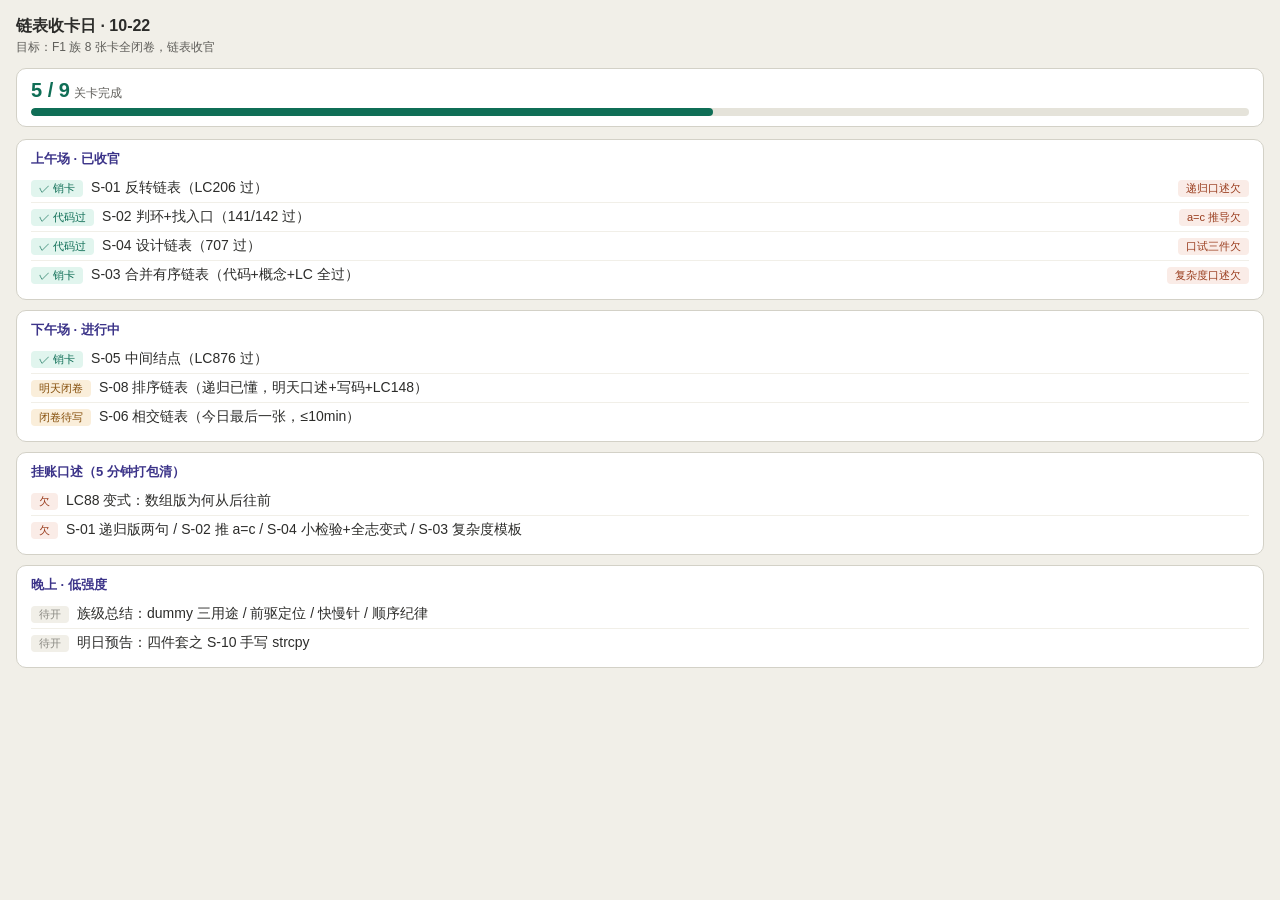
<file: output/链表日进度板.html>
<!DOCTYPE html>
<html lang="zh-CN">
<head>
<meta charset="UTF-8">
<title>链表收卡日 · 10-22</title>
<style>
  body { font-family: -apple-system, "Segoe UI", "Microsoft YaHei", sans-serif; background: #F1EFE8; color: #2C2C2A; margin: 0; padding: 16px; font-size: 14px; }
  h1 { font-size: 16px; font-weight: 600; margin: 0 0 2px; }
  .sub { color: #5F5E5A; font-size: 12px; margin-bottom: 12px; }
  .progress { background: #fff; border: 1px solid #D3D1C7; border-radius: 10px; padding: 10px 14px; margin-bottom: 12px; }
  .pct { font-size: 20px; font-weight: 600; color: #0F6E56; }
  .track { height: 8px; background: #E5E3DA; border-radius: 4px; overflow: hidden; margin-top: 6px; }
  .fill { height: 100%; background: #0F6E56; width: 44%; border-radius: 4px; transition: width .4s; }
  .grp { background: #fff; border: 1px solid #D3D1C7; border-radius: 10px; padding: 10px 14px; margin-bottom: 10px; }
  .grp h2 { font-size: 13px; font-weight: 600; margin: 0 0 6px; color: #3C3489; }
  .task { display: flex; align-items: center; gap: 8px; padding: 5px 0; border-bottom: 1px solid #F1EFE8; }
  .task:last-child { border-bottom: none; }
  .st { font-size: 11px; border-radius: 4px; padding: 1px 8px; white-space: nowrap; }
  .done { background: #E1F5EE; color: #0F6E56; }
  .doing { background: #FAEEDA; color: #854F0B; }
  .todo { background: #F1EFE8; color: #888780; }
  .debt { background: #FAECE7; color: #993C1D; }
  .name { flex: 1; }
</style>
</head>
<body>
  <h1>链表收卡日 · 10-22</h1>
  <div class="sub">目标：F1 族 8 张卡全闭卷，链表收官</div>

  <div class="progress">
    <span class="pct">5 / 9</span> <span style="color:#5F5E5A;font-size:12px">关卡完成</span>
    <div class="track"><div class="fill" id="fill"></div></div>
  </div>

  <div class="grp">
    <h2>上午场 · 已收官</h2>
    <div class="task"><span class="st done">✓ 销卡</span><span class="name">S-01 反转链表（LC206 过）</span><span class="st debt">递归口述欠</span></div>
    <div class="task"><span class="st done">✓ 代码过</span><span class="name">S-02 判环+找入口（141/142 过）</span><span class="st debt">a=c 推导欠</span></div>
    <div class="task"><span class="st done">✓ 代码过</span><span class="name">S-04 设计链表（707 过）</span><span class="st debt">口试三件欠</span></div>
    <div class="task"><span class="st done">✓ 销卡</span><span class="name">S-03 合并有序链表（代码+概念+LC 全过）</span><span class="st debt">复杂度口述欠</span></div>
  </div>

  <div class="grp">
    <h2>下午场 · 进行中</h2>
    <div class="task"><span class="st done">✓ 销卡</span><span class="name">S-05 中间结点（LC876 过）</span></div>
    <div class="task"><span class="st doing">明天闭卷</span><span class="name">S-08 排序链表（递归已懂，明天口述+写码+LC148）</span></div>
    <div class="task"><span class="st doing">闭卷待写</span><span class="name">S-06 相交链表（今日最后一张，≤10min）</span></div>
  </div>

  <div class="grp">
    <h2>挂账口述（5 分钟打包清）</h2>
    <div class="task"><span class="st debt">欠</span><span class="name">LC88 变式：数组版为何从后往前</span></div>
    <div class="task"><span class="st debt">欠</span><span class="name">S-01 递归版两句 / S-02 推 a=c / S-04 小检验+全志变式 / S-03 复杂度模板</span></div>
  </div>

  <div class="grp">
    <h2>晚上 · 低强度</h2>
    <div class="task"><span class="st todo">待开</span><span class="name">族级总结：dummy 三用途 / 前驱定位 / 快慢针 / 顺序纪律</span></div>
    <div class="task"><span class="st todo">待开</span><span class="name">明日预告：四件套之 S-10 手写 strcpy</span></div>
  </div>

  <script>document.getElementById("fill").style.width = "56%";</script>
</body>
</html>
</file>
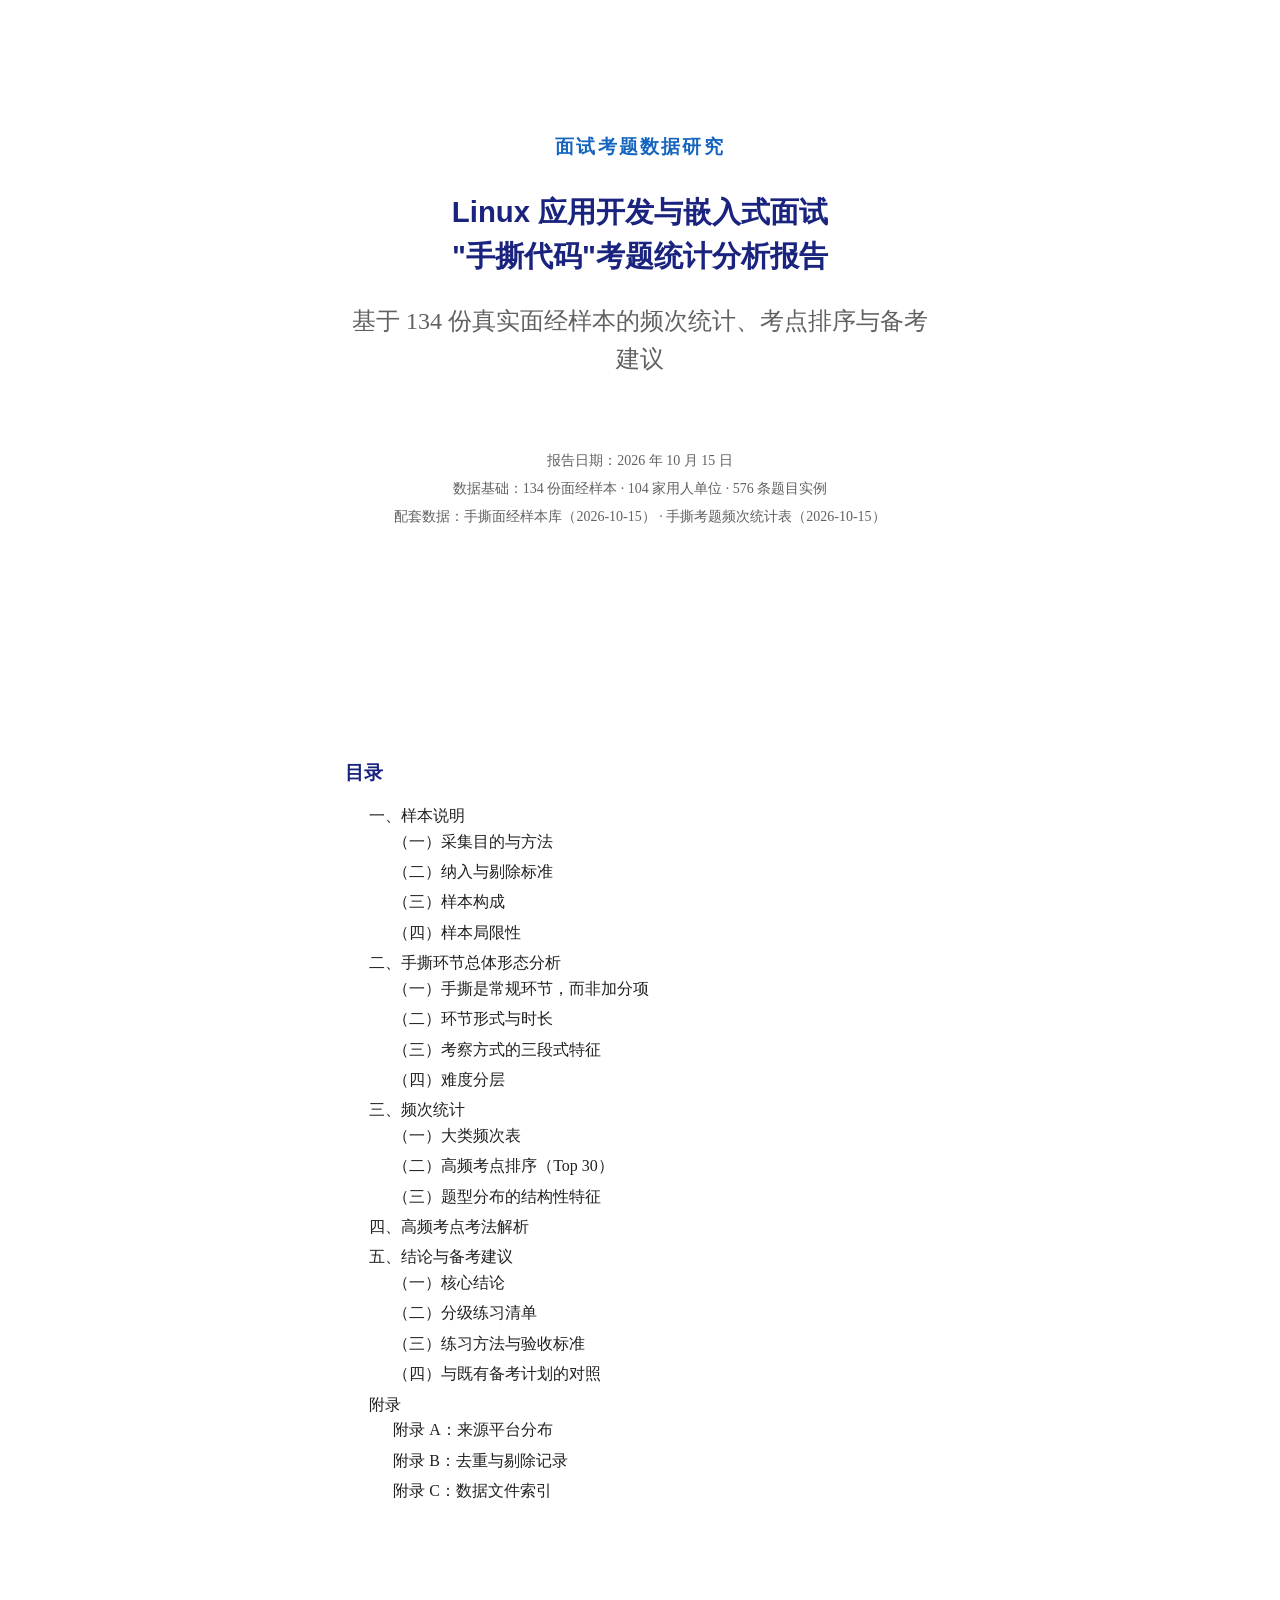
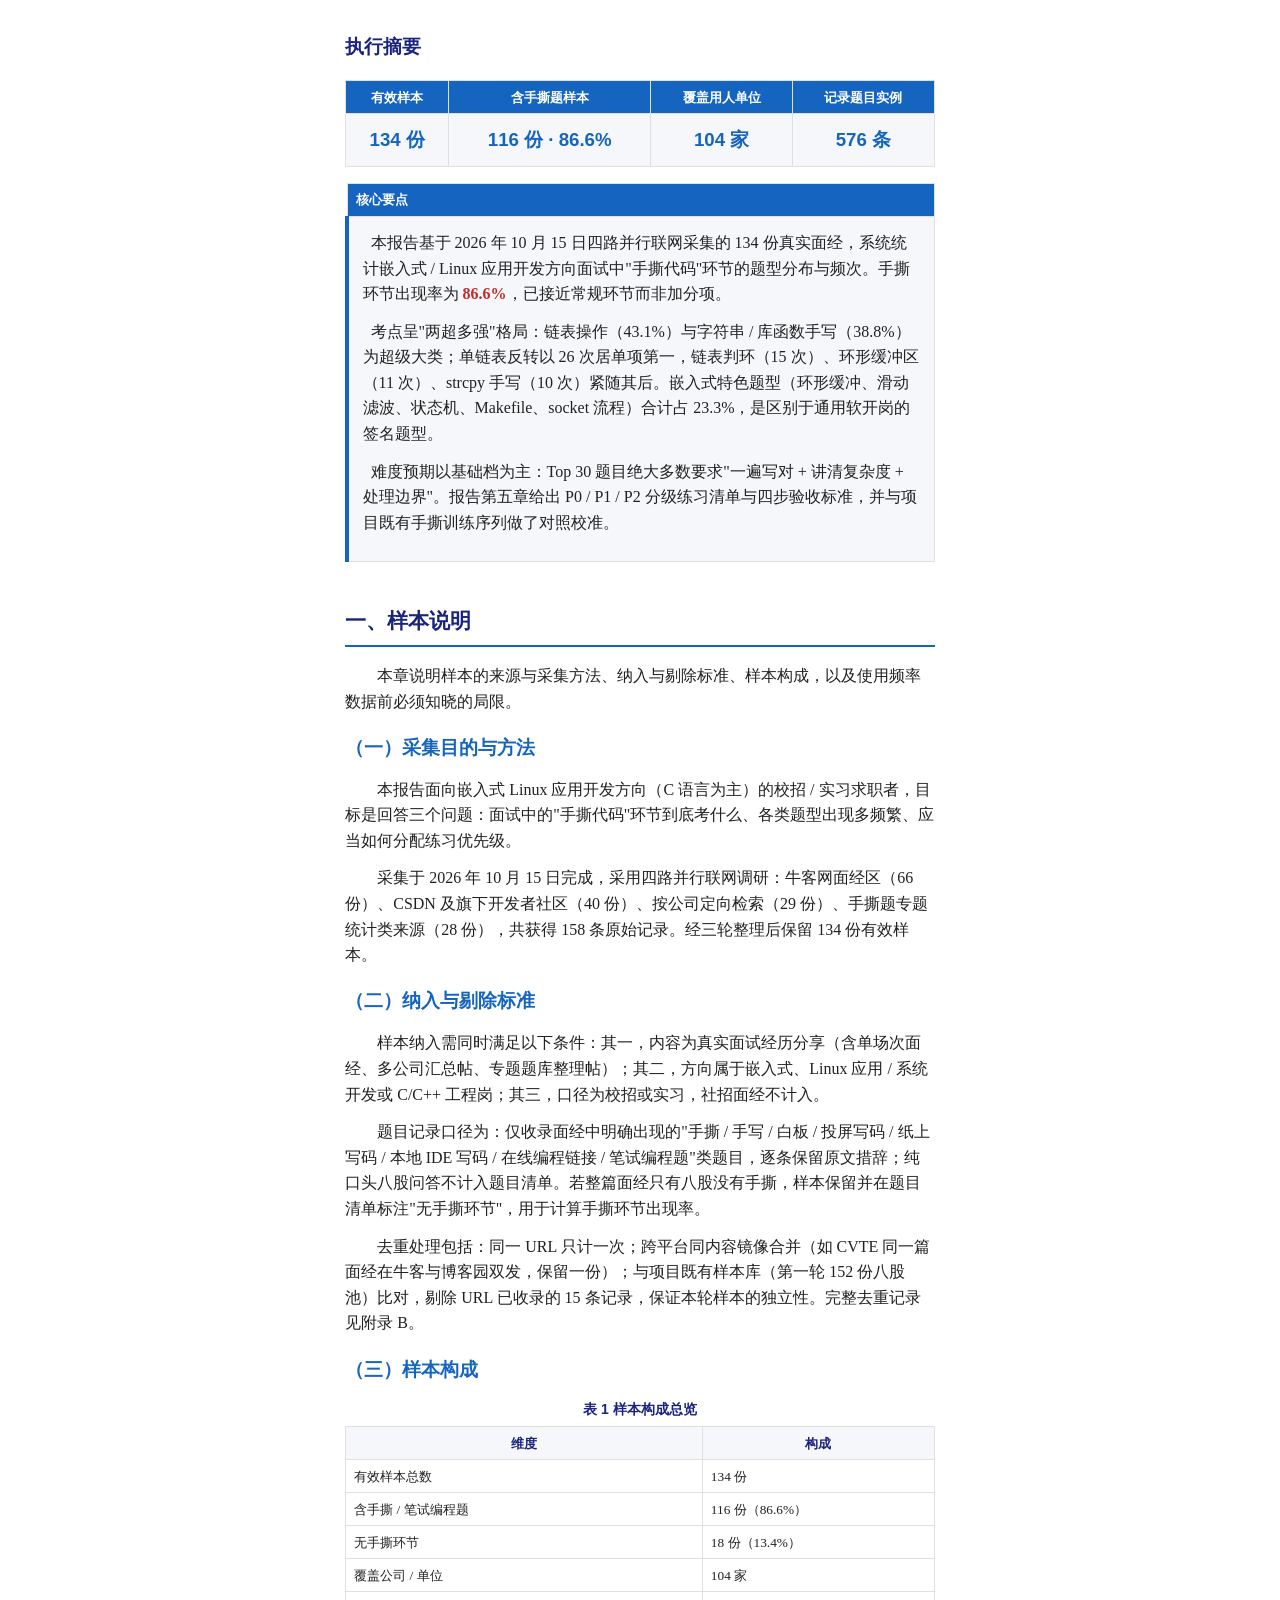
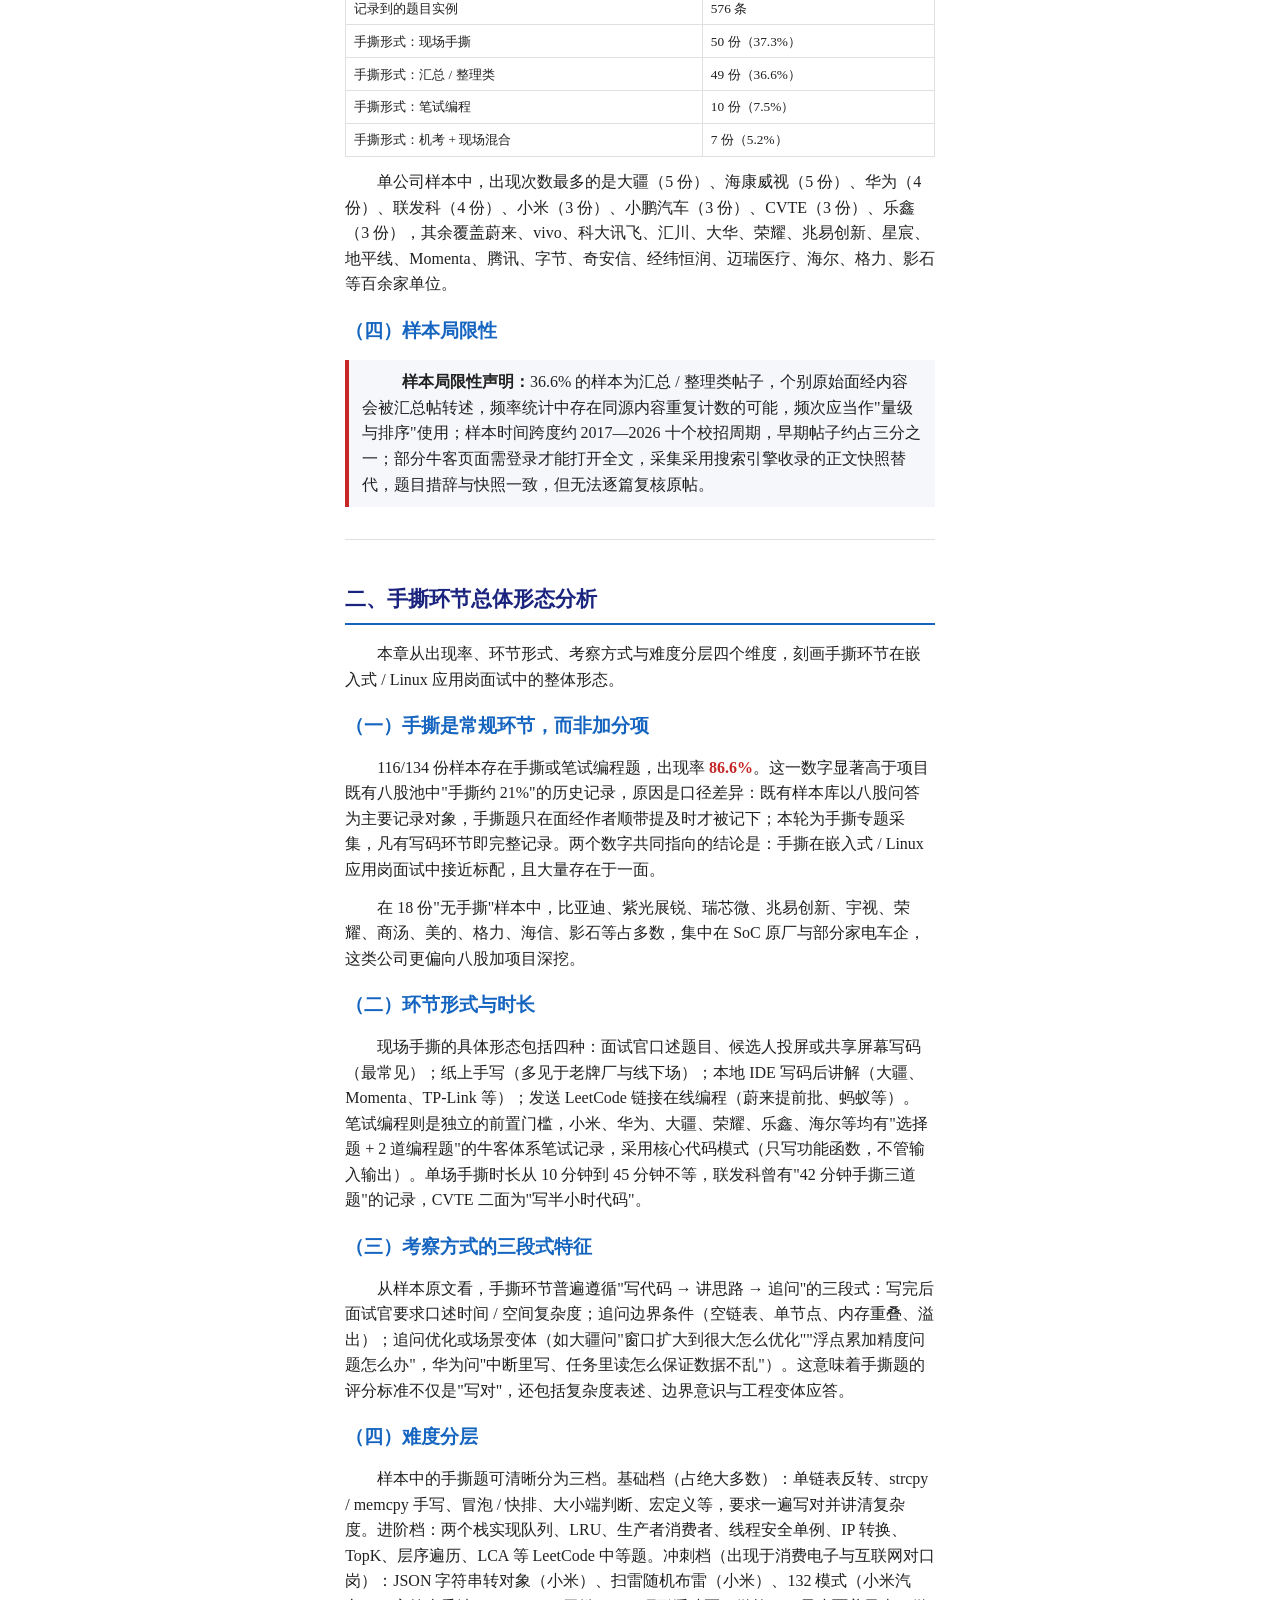
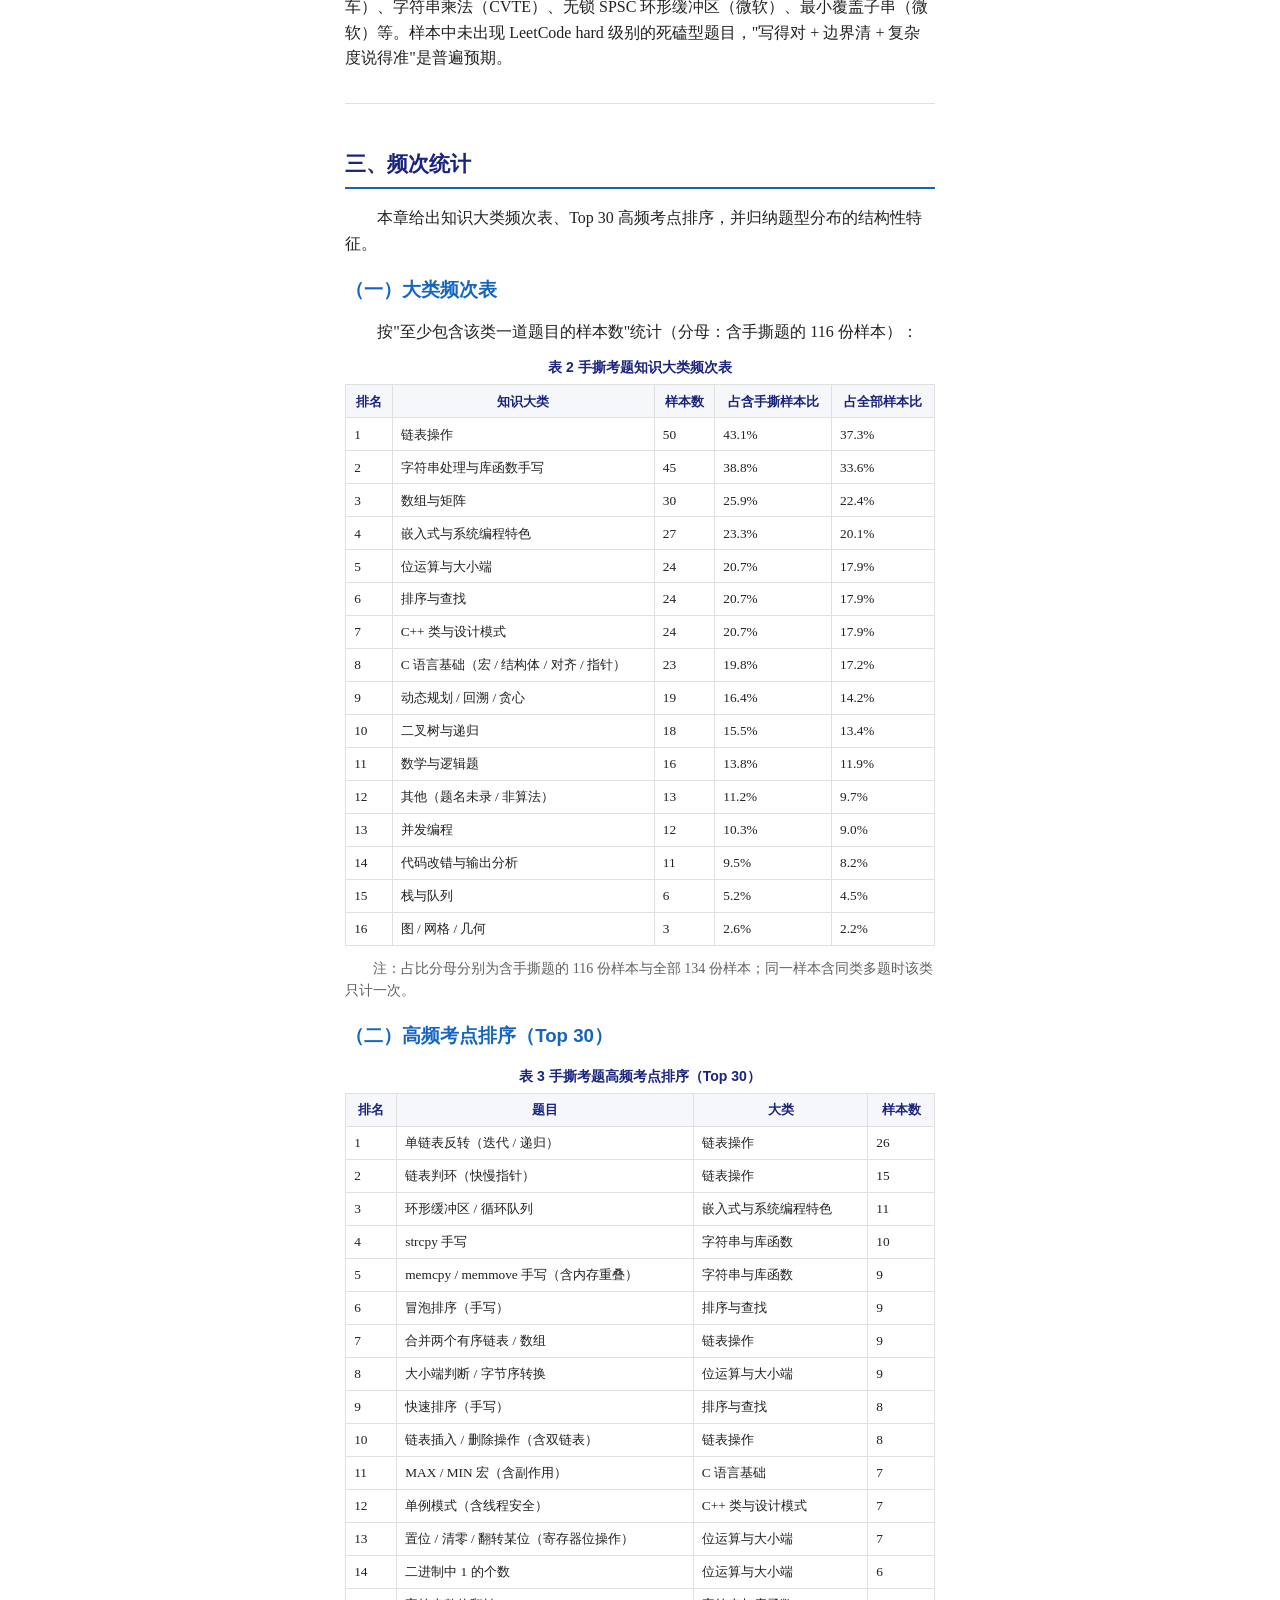
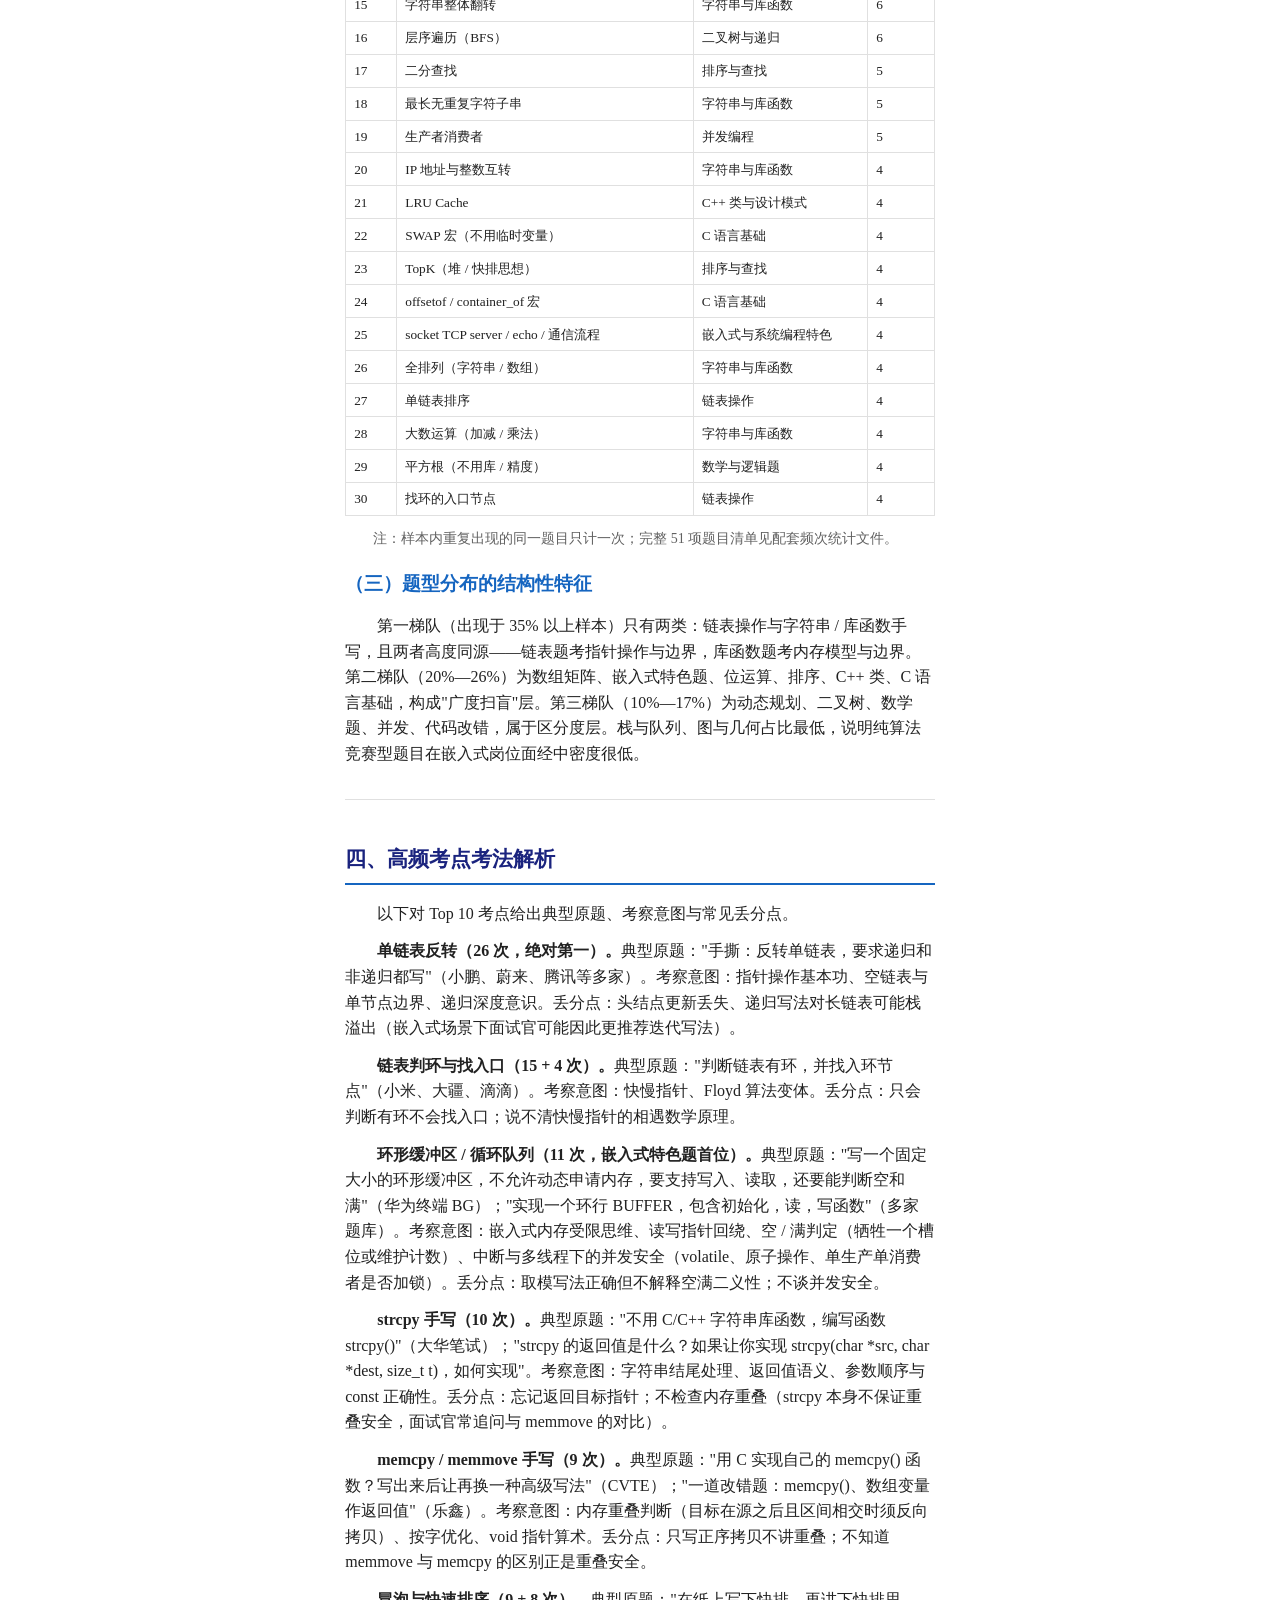
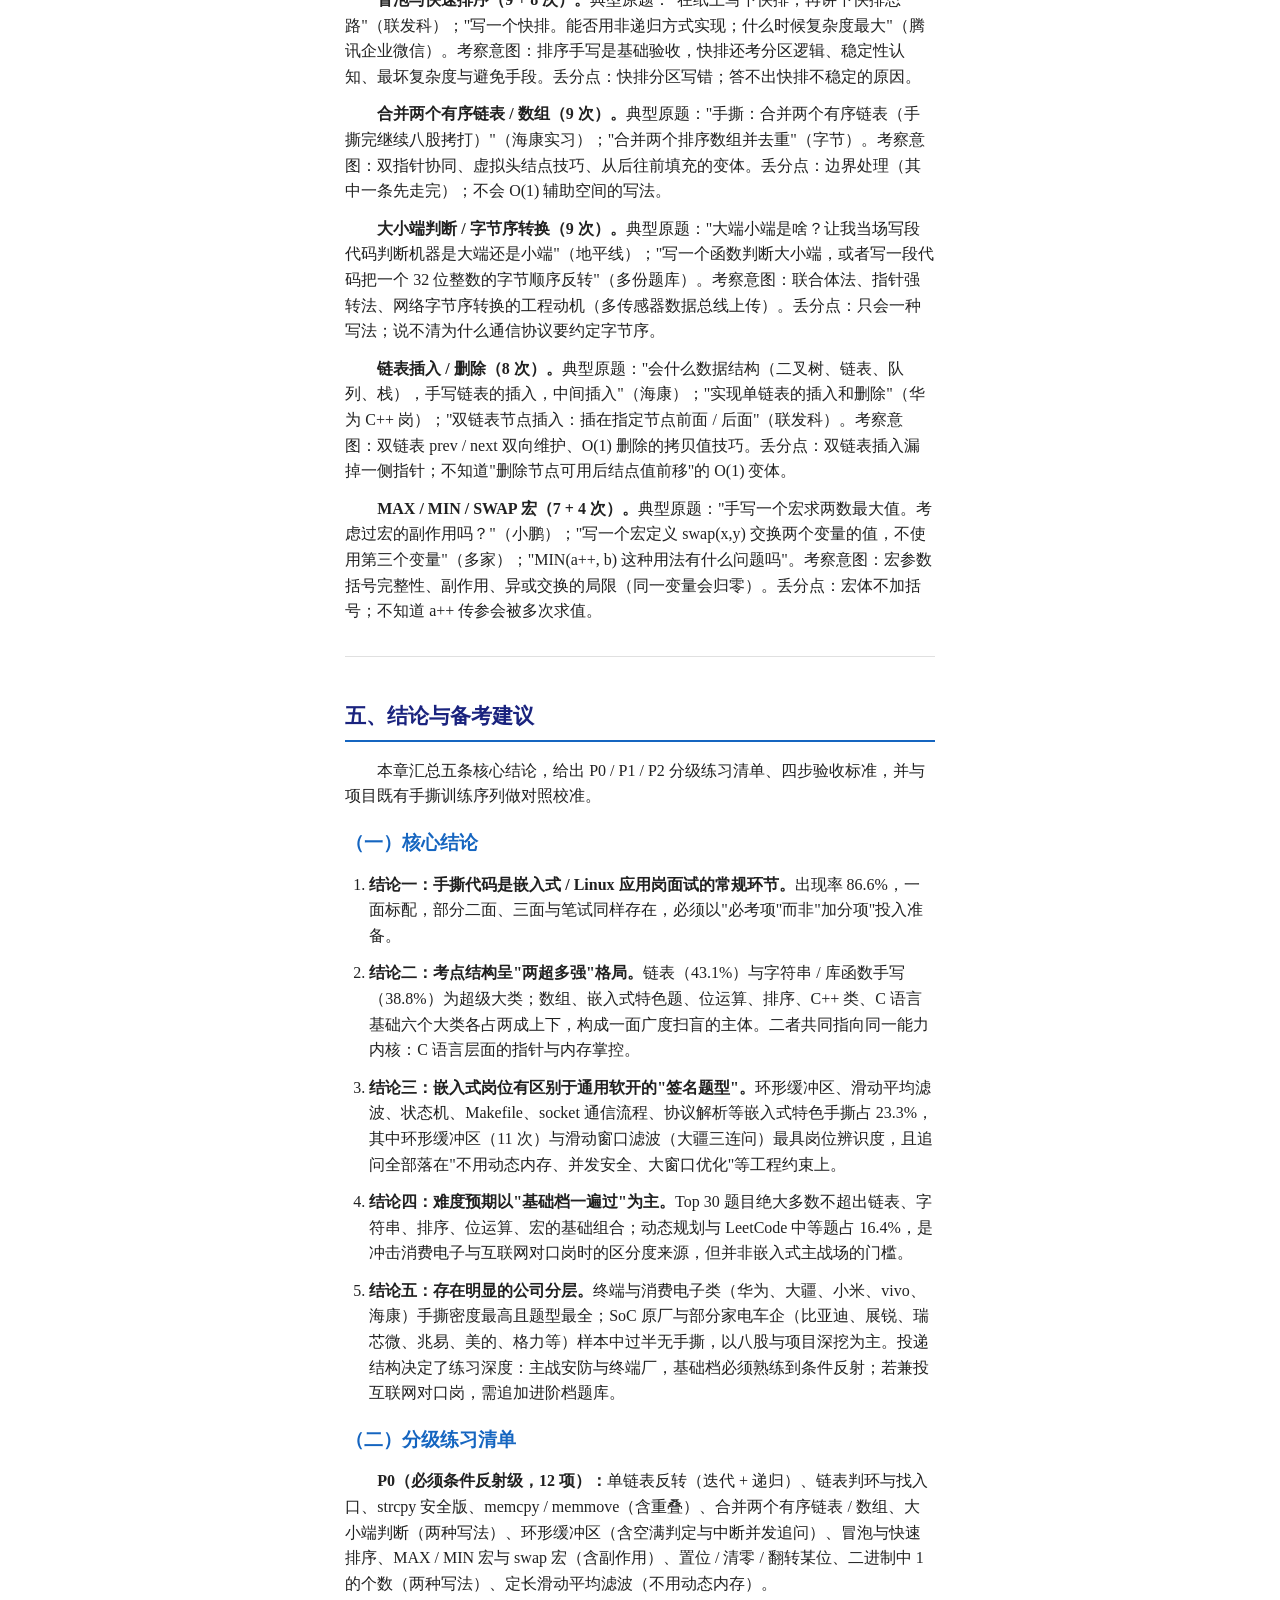
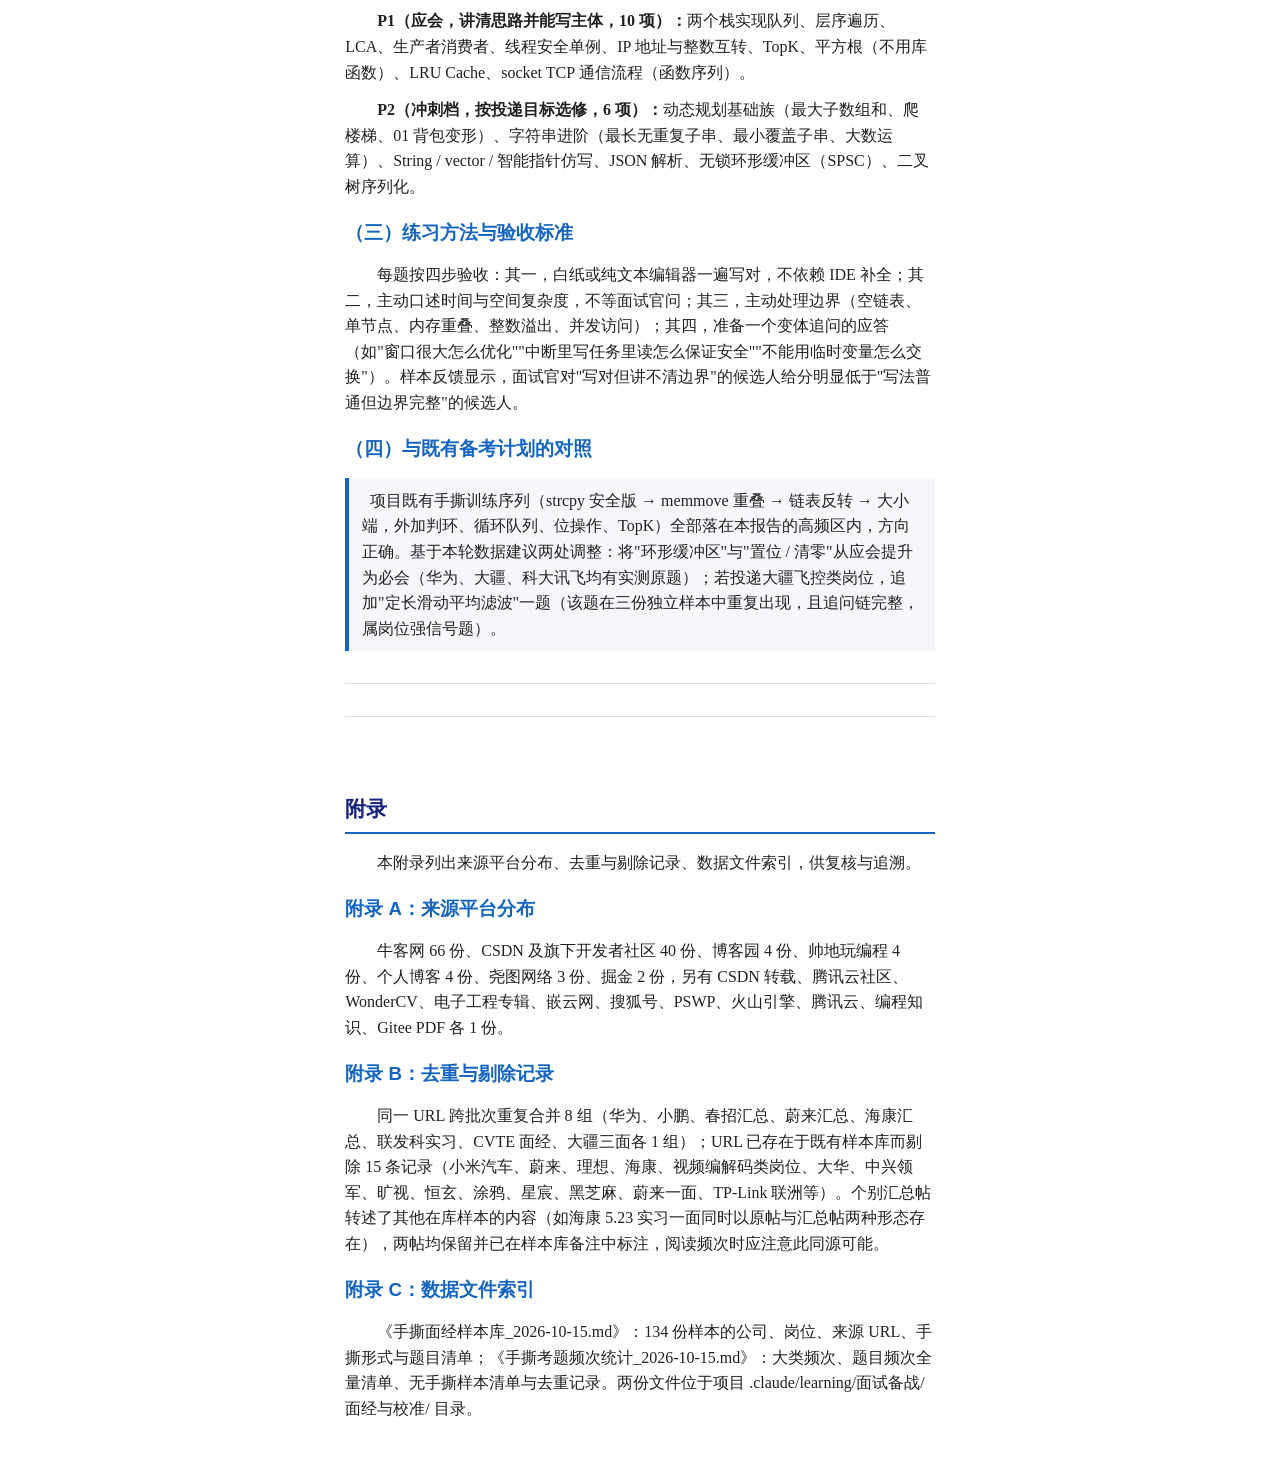
<file: output/df368245-805a-4254-a486-ac423f5bb0e1/stage2/formatted-手撕考题统计分析报告.html>
<!DOCTYPE html>
<html lang="zh-CN">
<head>
<meta charset="UTF-8">
<meta name="viewport" content="width=device-width, initial-scale=1.0">
<meta name="docx-page-size" content="A4">
<title>Linux 应用开发与嵌入式面试"手撕代码"考题统计分析报告</title>
<style>
/* ================= 页面模型：正文页脚居中页码，封面/目录无页脚 ================= */
@page {
  @bottom-center { content: "第 " counter(page) " 页"; }
}
@page cover {
  @bottom-center { content: none; }
}
section[role="cover"] { page: cover; }

:root {
  /* ===== design tokens：business-modern（design_tokens.json） ===== */
  --typography-fontFamily-heading: "微软雅黑", "Microsoft YaHei", sans-serif;
  --typography-fontFamily-bodyLatin: Calibri, "Helvetica Neue", sans-serif;
  --typography-fontFamily-code: Consolas, "Source Code Pro", monospace;
  --typography-fontSize-title: 28pt;
  --typography-fontSize-subtitle: 18pt;
  --typography-fontSize-h1: 20pt;
  --typography-fontSize-coverTitle: 22pt;
  --typography-fontSize-coverCategory: 14pt;
  --typography-fontSize-sectionHeader: 13pt;
  --typography-fontSize-dataLabel: 10pt;
  --typography-fontSize-tiny: 7pt;
  --typography-fontSize-caption: 9pt;
  --typography-lineHeight-title: 1.3;
  --typography-lineHeight-body: 1.6;
  --typography-lineHeight-compact: 1.2;
  --typography-fontWeight-heading: 600;
  --typography-fontWeight-body: 400;
  --typography-fontWeight-emphasis: 500;
  --color-primary: #1565C0;
  --color-secondary: #0288D1;
  --color-accent: #00897B;
  --color-text: #212121;
  --color-textSecondary: #616161;
  --color-heading: #1A237E;
  --color-divider: #E0E0E0;
  --color-background: #FFFFFF;
  --color-surface: #F5F7FA;
  --color-danger: #C62828;
  --spacing-paragraph: 0.75em;
  --spacing-sectionGap: 2.5em;
  --spacing-cardPadding: 1.5em;
  --spacing-xs: 0.3em;
  --spacing-sm: 0.4em;
  --spacing-tight: 0.6em;
  --spacing-md: 0.8em;
  --spacing-lg: 1.5em;
  --spacing-xl: 3em;
  --spacing-cover-top: 3.5cm;
  --spacing-cover-bottom: 2cm;

  /* ===== S3 转换硬约束覆盖（正文宋体 / 小四 / 首行缩进，标题层级比例） ===== */
  --typography-fontFamily-body: "宋体", SimSun, serif;
  --typography-fontSize-body: 12pt;
  --typography-fontSize-h2: 16pt;
  --typography-fontSize-h3: 14pt;
  --typography-fontSize-small: 10.5pt;
  --spacing-indent: 2em;

  /* ===== 本地别名 ===== */
  --fs-h2: var(--typography-fontSize-h2);
  --fs-h3: var(--typography-fontSize-h3);
  --fs-body: var(--typography-fontSize-body);
  --fs-small: var(--typography-fontSize-small);
  --fs-table: var(--typography-fontSize-dataLabel);
  --fs-cover-title: var(--typography-fontSize-coverTitle);
  --ff-heading: var(--typography-fontFamily-heading);
  --ff-body: var(--typography-fontFamily-body);
  --lh-body: var(--typography-lineHeight-body);
  --fw-bold: 700;
  --color-muted: var(--color-textSecondary);
  --color-border: var(--color-divider);
  --color-bg: var(--color-background);
  --color-highlight: var(--color-surface);
  --color-emphasis: var(--color-danger);
  --spacing-block: 1em;
  --spacing-section: 2em;
  --page-content-width: 15.6cm;
}

* { box-sizing: border-box; margin: 0; padding: 0; }
body {
  font-family: var(--ff-body); font-size: var(--fs-body); line-height: var(--lh-body);
  color: var(--color-text); background: var(--color-bg);
  max-width: var(--page-content-width); margin: 0 auto;
}

/* ================= 封面 ================= */
section[role="cover"] { padding: var(--spacing-cover-top) 0 var(--spacing-cover-bottom) 0; }
.cover-category {
  font-family: var(--ff-heading); font-size: var(--typography-fontSize-coverCategory);
  font-weight: var(--fw-bold); color: var(--color-primary); letter-spacing: 0.12em;
  text-align: center; margin-bottom: var(--spacing-lg);
}
.cover-title {
  font-family: var(--ff-heading); font-size: var(--fs-cover-title); font-weight: var(--fw-bold);
  color: var(--color-heading); text-align: center; line-height: 1.5; margin-bottom: var(--spacing-md);
}
.cover-subtitle {
  font-family: var(--ff-body); font-size: var(--typography-fontSize-subtitle);
  color: var(--color-muted); text-align: center; margin-bottom: var(--spacing-xl);
}
.cover-meta { font-family: var(--ff-body); font-size: var(--fs-small); color: var(--color-muted); text-align: center; margin-bottom: var(--spacing-sm); }

/* ================= 目录 ================= */
.doc-toc { padding: var(--spacing-block) 0; }
.toc-title {
  font-family: var(--ff-heading); font-size: var(--fs-h3); font-weight: var(--fw-bold);
  color: var(--color-heading); margin-bottom: var(--spacing-md);
}
.toc-list, .toc-list ol, .toc-list ul { list-style: none; list-style-type: none; padding-left: var(--spacing-lg); }
.toc-list li { margin-bottom: var(--spacing-xs); font-size: var(--fs-body); }
.toc-list a { color: var(--color-text); text-decoration: none; }

/* ================= 正文 ================= */
section[role="body"] { padding: var(--spacing-section) 0; }
h2 {
  font-family: var(--ff-heading); font-size: var(--fs-h2); font-weight: var(--fw-bold);
  color: var(--color-heading); border-bottom: 2px solid var(--color-primary);
  padding-bottom: var(--spacing-xs); margin: var(--spacing-section) 0 var(--spacing-paragraph);
}
h3 {
  font-family: var(--ff-heading); font-size: var(--fs-h3); font-weight: var(--fw-bold);
  color: var(--color-primary); margin: var(--spacing-block) 0 var(--spacing-paragraph);
}
p { font-family: var(--ff-body); font-size: var(--fs-body); color: var(--color-text); line-height: var(--lh-body); }
.chapter p { text-indent: var(--spacing-indent); margin-bottom: var(--spacing-paragraph); }
.appendix p { text-indent: var(--spacing-indent); margin-bottom: var(--spacing-paragraph); }
.chapter p.callout-p, .chapter .abstract-card p, .chapter td p { text-indent: 0; }

/* 执行摘要 */
.executive-summary { margin-bottom: var(--spacing-section); }
.summary-title {
  font-family: var(--ff-heading); font-size: var(--fs-h3); font-weight: var(--fw-bold);
  color: var(--color-heading); margin-bottom: var(--spacing-block);
}
.kpi-table { margin-bottom: var(--spacing-block); }
.kpi-table th { background: var(--color-primary); color: var(--color-background); }
.kpi-table td { text-align: center; padding: var(--spacing-md) var(--spacing-sm); background: var(--color-surface); border: 1px solid var(--color-border); }
.kpi-value { font-family: var(--ff-heading); font-size: var(--fs-h3); font-weight: var(--fw-bold); color: var(--color-primary); text-align: center; }
.abstract-card { margin: var(--spacing-paragraph) 0; }
.abstract-card th { background: var(--color-primary); color: var(--color-background); text-align: left; }
.abstract-card td { background: var(--color-surface); border-left: 4px solid var(--color-primary); padding: var(--spacing-block); }
.abstract-card p { text-indent: 0; margin-bottom: var(--spacing-paragraph); }

/* 提示段（单段落强调） */
p.callout-p {
  border-left: 4px solid var(--color-primary); background: var(--color-surface);
  padding: var(--spacing-tight) var(--spacing-md); margin: var(--spacing-paragraph) 0;
}
p.callout-warn { border-left: 4px solid var(--color-danger); background: var(--color-surface); padding: var(--spacing-tight) var(--spacing-md); margin: var(--spacing-paragraph) 0; }

/* 数据强调 */
.data-emphasis { color: var(--color-emphasis); font-weight: var(--fw-bold); }

/* 表格 */
table { border-collapse: collapse; width: 100%; margin: var(--spacing-paragraph) 0; }
caption {
  font-family: var(--ff-heading); font-size: var(--fs-small); font-weight: var(--fw-bold);
  color: var(--color-heading); text-align: center; margin-bottom: var(--spacing-sm);
}
th {
  background: var(--color-surface); color: var(--color-heading); font-weight: var(--fw-bold);
  border: 1px solid var(--color-border); padding: var(--spacing-sm) var(--spacing-tight); text-align: center;
  font-family: var(--ff-heading); font-size: var(--fs-table);
}
td {
  border: 1px solid var(--color-border); padding: var(--spacing-sm) var(--spacing-tight);
  font-family: var(--ff-body); font-size: var(--fs-table); color: var(--color-text);
}
.table-note { font-size: var(--fs-small); color: var(--color-muted); text-indent: 0; margin-bottom: var(--spacing-paragraph); }

/* 列表 */
ol.conclusion-list { padding-left: var(--spacing-lg); margin-bottom: var(--spacing-paragraph); }
ol.conclusion-list li { margin-bottom: var(--spacing-paragraph); }

/* 章节分隔 */
hr.divider { border: none; border-top: 1px solid var(--color-divider); margin: var(--spacing-section) 0; }

/* 附录 */
.appendix { border-top: 1px solid var(--color-divider); padding-top: var(--spacing-section); }
</style>
</head>
<body>

<!-- ================= 封面 ================= -->
<section role="cover">
  <p class="cover-category">面试考题数据研究</p>
  <p class="cover-title">Linux 应用开发与嵌入式面试<br>"手撕代码"考题统计分析报告</p>
  <p class="cover-subtitle">基于 134 份真实面经样本的频次统计、考点排序与备考建议</p>
  <p class="cover-meta">报告日期：2026 年 10 月 15 日</p>
  <p class="cover-meta">数据基础：134 份面经样本 · 104 家用人单位 · 576 条题目实例</p>
  <p class="cover-meta">配套数据：手撕面经样本库（2026-10-15） · 手撕考题频次统计表（2026-10-15）</p>
</section>

<!-- ================= 目录 ================= -->
<section role="cover">
  <nav class="doc-toc" aria-label="文档目录">
    <p class="toc-title">目录</p>
    <ol class="toc-list">
      <li><a href="#section-1">一、样本说明</a>
        <ol>
          <li><a href="#section-1-1">（一）采集目的与方法</a></li>
          <li><a href="#section-1-2">（二）纳入与剔除标准</a></li>
          <li><a href="#section-1-3">（三）样本构成</a></li>
          <li><a href="#section-1-4">（四）样本局限性</a></li>
        </ol>
      </li>
      <li><a href="#section-2">二、手撕环节总体形态分析</a>
        <ol>
          <li><a href="#section-2-1">（一）手撕是常规环节，而非加分项</a></li>
          <li><a href="#section-2-2">（二）环节形式与时长</a></li>
          <li><a href="#section-2-3">（三）考察方式的三段式特征</a></li>
          <li><a href="#section-2-4">（四）难度分层</a></li>
        </ol>
      </li>
      <li><a href="#section-3">三、频次统计</a>
        <ol>
          <li><a href="#section-3-1">（一）大类频次表</a></li>
          <li><a href="#section-3-2">（二）高频考点排序（Top 30）</a></li>
          <li><a href="#section-3-3">（三）题型分布的结构性特征</a></li>
        </ol>
      </li>
      <li><a href="#section-4">四、高频考点考法解析</a></li>
      <li><a href="#section-5">五、结论与备考建议</a>
        <ol>
          <li><a href="#section-5-1">（一）核心结论</a></li>
          <li><a href="#section-5-2">（二）分级练习清单</a></li>
          <li><a href="#section-5-3">（三）练习方法与验收标准</a></li>
          <li><a href="#section-5-4">（四）与既有备考计划的对照</a></li>
        </ol>
      </li>
      <li><a href="#section-6">附录</a>
        <ol>
          <li><a href="#section-6-1">附录 A：来源平台分布</a></li>
          <li><a href="#section-6-2">附录 B：去重与剔除记录</a></li>
          <li><a href="#section-6-3">附录 C：数据文件索引</a></li>
        </ol>
      </li>
    </ol>
  </nav>
</section>

<!-- ================= 正文 ================= -->
<section role="body" data-page-restart="1">

  <div class="executive-summary">
    <p class="summary-title">执行摘要</p>
    <table class="kpi-table">
      <thead>
        <tr><th>有效样本</th><th>含手撕题样本</th><th>覆盖用人单位</th><th>记录题目实例</th></tr>
      </thead>
      <tbody>
        <tr>
          <td><p class="kpi-value">134 份</p></td>
          <td><p class="kpi-value">116 份 · 86.6%</p></td>
          <td><p class="kpi-value">104 家</p></td>
          <td><p class="kpi-value">576 条</p></td>
        </tr>
      </tbody>
    </table>
    <table class="abstract-card">
      <thead>
        <tr><th>核心要点</th></tr>
      </thead>
      <tbody>
        <tr><td>
        <p>&nbsp;&nbsp;本报告基于 2026 年 10 月 15 日四路并行联网采集的 134 份真实面经，系统统计嵌入式 / Linux 应用开发方向面试中"手撕代码"环节的题型分布与频次。手撕环节出现率为 <span class="data-emphasis">86.6%</span>，已接近常规环节而非加分项。</p>
        <p>&nbsp;&nbsp;考点呈"两超多强"格局：链表操作（43.1%）与字符串 / 库函数手写（38.8%）为超级大类；单链表反转以 26 次居单项第一，链表判环（15 次）、环形缓冲区（11 次）、strcpy 手写（10 次）紧随其后。嵌入式特色题型（环形缓冲、滑动滤波、状态机、Makefile、socket 流程）合计占 23.3%，是区别于通用软开岗的签名题型。</p>
        <p>&nbsp;&nbsp;难度预期以基础档为主：Top 30 题目绝大多数要求"一遍写对 + 讲清复杂度 + 处理边界"。报告第五章给出 P0 / P1 / P2 分级练习清单与四步验收标准，并与项目既有手撕训练序列做了对照校准。</p>
      </td></tr>
      </tbody>
    </table>
  </div>

  <main>

  <!-- ================= 一、样本说明 ================= -->
  <div class="chapter">
    <h2 id="section-1">一、样本说明</h2>
    <p>本章说明样本的来源与采集方法、纳入与剔除标准、样本构成，以及使用频率数据前必须知晓的局限。</p>

    <h3 id="section-1-1">（一）采集目的与方法</h3>
    <p>本报告面向嵌入式 Linux 应用开发方向（C 语言为主）的校招 / 实习求职者，目标是回答三个问题：面试中的"手撕代码"环节到底考什么、各类题型出现多频繁、应当如何分配练习优先级。</p>
    <p>采集于 2026 年 10 月 15 日完成，采用四路并行联网调研：牛客网面经区（66 份）、CSDN 及旗下开发者社区（40 份）、按公司定向检索（29 份）、手撕题专题统计类来源（28 份），共获得 158 条原始记录。经三轮整理后保留 134 份有效样本。</p>

    <h3 id="section-1-2">（二）纳入与剔除标准</h3>
    <p>样本纳入需同时满足以下条件：其一，内容为真实面试经历分享（含单场次面经、多公司汇总帖、专题题库整理帖）；其二，方向属于嵌入式、Linux 应用 / 系统开发或 C/C++ 工程岗；其三，口径为校招或实习，社招面经不计入。</p>
    <p>题目记录口径为：仅收录面经中明确出现的"手撕 / 手写 / 白板 / 投屏写码 / 纸上写码 / 本地 IDE 写码 / 在线编程链接 / 笔试编程题"类题目，逐条保留原文措辞；纯口头八股问答不计入题目清单。若整篇面经只有八股没有手撕，样本保留并在题目清单标注"无手撕环节"，用于计算手撕环节出现率。</p>
    <p>去重处理包括：同一 URL 只计一次；跨平台同内容镜像合并（如 CVTE 同一篇面经在牛客与博客园双发，保留一份）；与项目既有样本库（第一轮 152 份八股池）比对，剔除 URL 已收录的 15 条记录，保证本轮样本的独立性。完整去重记录见附录 B。</p>

    <h3 id="section-1-3">（三）样本构成</h3>
    <table>
      <caption>表 1 样本构成总览</caption>
      <thead>
        <tr><th>维度</th><th>构成</th></tr>
      </thead>
      <tbody>
        <tr><td>有效样本总数</td><td>134 份</td></tr>
        <tr><td>含手撕 / 笔试编程题</td><td>116 份（86.6%）</td></tr>
        <tr><td>无手撕环节</td><td>18 份（13.4%）</td></tr>
        <tr><td>覆盖公司 / 单位</td><td>104 家</td></tr>
        <tr><td>记录到的题目实例</td><td>576 条</td></tr>
        <tr><td>手撕形式：现场手撕</td><td>50 份（37.3%）</td></tr>
        <tr><td>手撕形式：汇总 / 整理类</td><td>49 份（36.6%）</td></tr>
        <tr><td>手撕形式：笔试编程</td><td>10 份（7.5%）</td></tr>
        <tr><td>手撕形式：机考 + 现场混合</td><td>7 份（5.2%）</td></tr>
      </tbody>
    </table>
    <p>单公司样本中，出现次数最多的是大疆（5 份）、海康威视（5 份）、华为（4 份）、联发科（4 份）、小米（3 份）、小鹏汽车（3 份）、CVTE（3 份）、乐鑫（3 份），其余覆盖蔚来、vivo、科大讯飞、汇川、大华、荣耀、兆易创新、星宸、地平线、Momenta、腾讯、字节、奇安信、经纬恒润、迈瑞医疗、海尔、格力、影石等百余家单位。</p>

    <h3 id="section-1-4">（四）样本局限性</h3>
    <p class="callout-warn">&nbsp;&nbsp;<strong>样本局限性声明：</strong>36.6% 的样本为汇总 / 整理类帖子，个别原始面经内容会被汇总帖转述，频率统计中存在同源内容重复计数的可能，频次应当作"量级与排序"使用；样本时间跨度约 2017—2026 十个校招周期，早期帖子约占三分之一；部分牛客页面需登录才能打开全文，采集采用搜索引擎收录的正文快照替代，题目措辞与快照一致，但无法逐篇复核原帖。</p>
  </div>

  <hr class="divider">

  <!-- ================= 二、手撕环节总体形态分析 ================= -->
  <div class="chapter">
    <h2 id="section-2">二、手撕环节总体形态分析</h2>
    <p>本章从出现率、环节形式、考察方式与难度分层四个维度，刻画手撕环节在嵌入式 / Linux 应用岗面试中的整体形态。</p>

    <h3 id="section-2-1">（一）手撕是常规环节，而非加分项</h3>
    <p>116/134 份样本存在手撕或笔试编程题，出现率 <span class="data-emphasis">86.6%</span>。这一数字显著高于项目既有八股池中"手撕约 21%"的历史记录，原因是口径差异：既有样本库以八股问答为主要记录对象，手撕题只在面经作者顺带提及时才被记下；本轮为手撕专题采集，凡有写码环节即完整记录。两个数字共同指向的结论是：手撕在嵌入式 / Linux 应用岗面试中接近标配，且大量存在于一面。</p>
    <p>在 18 份"无手撕"样本中，比亚迪、紫光展锐、瑞芯微、兆易创新、宇视、荣耀、商汤、美的、格力、海信、影石等占多数，集中在 SoC 原厂与部分家电车企，这类公司更偏向八股加项目深挖。</p>

    <h3 id="section-2-2">（二）环节形式与时长</h3>
    <p>现场手撕的具体形态包括四种：面试官口述题目、候选人投屏或共享屏幕写码（最常见）；纸上手写（多见于老牌厂与线下场）；本地 IDE 写码后讲解（大疆、Momenta、TP-Link 等）；发送 LeetCode 链接在线编程（蔚来提前批、蚂蚁等）。笔试编程则是独立的前置门槛，小米、华为、大疆、荣耀、乐鑫、海尔等均有"选择题 + 2 道编程题"的牛客体系笔试记录，采用核心代码模式（只写功能函数，不管输入输出）。单场手撕时长从 10 分钟到 45 分钟不等，联发科曾有"42 分钟手撕三道题"的记录，CVTE 二面为"写半小时代码"。</p>

    <h3 id="section-2-3">（三）考察方式的三段式特征</h3>
    <p>从样本原文看，手撕环节普遍遵循"写代码 → 讲思路 → 追问"的三段式：写完后面试官要求口述时间 / 空间复杂度；追问边界条件（空链表、单节点、内存重叠、溢出）；追问优化或场景变体（如大疆问"窗口扩大到很大怎么优化""浮点累加精度问题怎么办"，华为问"中断里写、任务里读怎么保证数据不乱"）。这意味着手撕题的评分标准不仅是"写对"，还包括复杂度表述、边界意识与工程变体应答。</p>

    <h3 id="section-2-4">（四）难度分层</h3>
    <p>样本中的手撕题可清晰分为三档。基础档（占绝大多数）：单链表反转、strcpy / memcpy 手写、冒泡 / 快排、大小端判断、宏定义等，要求一遍写对并讲清复杂度。进阶档：两个栈实现队列、LRU、生产者消费者、线程安全单例、IP 转换、TopK、层序遍历、LCA 等 LeetCode 中等题。冲刺档（出现于消费电子与互联网对口岗）：JSON 字符串转对象（小米）、扫雷随机布雷（小米）、132 模式（小米汽车）、字符串乘法（CVTE）、无锁 SPSC 环形缓冲区（微软）、最小覆盖子串（微软）等。样本中未出现 LeetCode hard 级别的死磕型题目，"写得对 + 边界清 + 复杂度说得准"是普遍预期。</p>
  </div>

  <hr class="divider">

  <!-- ================= 三、频次统计 ================= -->
  <div class="chapter">
    <h2 id="section-3">三、频次统计</h2>
    <p>本章给出知识大类频次表、Top 30 高频考点排序，并归纳题型分布的结构性特征。</p>

    <h3 id="section-3-1">（一）大类频次表</h3>
    <p>按"至少包含该类一道题目的样本数"统计（分母：含手撕题的 116 份样本）：</p>
    <table>
      <caption>表 2 手撕考题知识大类频次表</caption>
      <thead>
        <tr><th>排名</th><th>知识大类</th><th>样本数</th><th>占含手撕样本比</th><th>占全部样本比</th></tr>
      </thead>
      <tbody>
        <tr><td>1</td><td>链表操作</td><td>50</td><td>43.1%</td><td>37.3%</td></tr>
        <tr><td>2</td><td>字符串处理与库函数手写</td><td>45</td><td>38.8%</td><td>33.6%</td></tr>
        <tr><td>3</td><td>数组与矩阵</td><td>30</td><td>25.9%</td><td>22.4%</td></tr>
        <tr><td>4</td><td>嵌入式与系统编程特色</td><td>27</td><td>23.3%</td><td>20.1%</td></tr>
        <tr><td>5</td><td>位运算与大小端</td><td>24</td><td>20.7%</td><td>17.9%</td></tr>
        <tr><td>6</td><td>排序与查找</td><td>24</td><td>20.7%</td><td>17.9%</td></tr>
        <tr><td>7</td><td>C++ 类与设计模式</td><td>24</td><td>20.7%</td><td>17.9%</td></tr>
        <tr><td>8</td><td>C 语言基础（宏 / 结构体 / 对齐 / 指针）</td><td>23</td><td>19.8%</td><td>17.2%</td></tr>
        <tr><td>9</td><td>动态规划 / 回溯 / 贪心</td><td>19</td><td>16.4%</td><td>14.2%</td></tr>
        <tr><td>10</td><td>二叉树与递归</td><td>18</td><td>15.5%</td><td>13.4%</td></tr>
        <tr><td>11</td><td>数学与逻辑题</td><td>16</td><td>13.8%</td><td>11.9%</td></tr>
        <tr><td>12</td><td>其他（题名未录 / 非算法）</td><td>13</td><td>11.2%</td><td>9.7%</td></tr>
        <tr><td>13</td><td>并发编程</td><td>12</td><td>10.3%</td><td>9.0%</td></tr>
        <tr><td>14</td><td>代码改错与输出分析</td><td>11</td><td>9.5%</td><td>8.2%</td></tr>
        <tr><td>15</td><td>栈与队列</td><td>6</td><td>5.2%</td><td>4.5%</td></tr>
        <tr><td>16</td><td>图 / 网格 / 几何</td><td>3</td><td>2.6%</td><td>2.2%</td></tr>
      </tbody>
    </table>
    <p class="table-note">注：占比分母分别为含手撕题的 116 份样本与全部 134 份样本；同一样本含同类多题时该类只计一次。</p>

    <h3 id="section-3-2">（二）高频考点排序（Top 30）</h3>
    <table>
      <caption>表 3 手撕考题高频考点排序（Top 30）</caption>
      <thead>
        <tr><th>排名</th><th>题目</th><th>大类</th><th>样本数</th></tr>
      </thead>
      <tbody>
        <tr><td>1</td><td>单链表反转（迭代 / 递归）</td><td>链表操作</td><td>26</td></tr>
        <tr><td>2</td><td>链表判环（快慢指针）</td><td>链表操作</td><td>15</td></tr>
        <tr><td>3</td><td>环形缓冲区 / 循环队列</td><td>嵌入式与系统编程特色</td><td>11</td></tr>
        <tr><td>4</td><td>strcpy 手写</td><td>字符串与库函数</td><td>10</td></tr>
        <tr><td>5</td><td>memcpy / memmove 手写（含内存重叠）</td><td>字符串与库函数</td><td>9</td></tr>
        <tr><td>6</td><td>冒泡排序（手写）</td><td>排序与查找</td><td>9</td></tr>
        <tr><td>7</td><td>合并两个有序链表 / 数组</td><td>链表操作</td><td>9</td></tr>
        <tr><td>8</td><td>大小端判断 / 字节序转换</td><td>位运算与大小端</td><td>9</td></tr>
        <tr><td>9</td><td>快速排序（手写）</td><td>排序与查找</td><td>8</td></tr>
        <tr><td>10</td><td>链表插入 / 删除操作（含双链表）</td><td>链表操作</td><td>8</td></tr>
        <tr><td>11</td><td>MAX / MIN 宏（含副作用）</td><td>C 语言基础</td><td>7</td></tr>
        <tr><td>12</td><td>单例模式（含线程安全）</td><td>C++ 类与设计模式</td><td>7</td></tr>
        <tr><td>13</td><td>置位 / 清零 / 翻转某位（寄存器位操作）</td><td>位运算与大小端</td><td>7</td></tr>
        <tr><td>14</td><td>二进制中 1 的个数</td><td>位运算与大小端</td><td>6</td></tr>
        <tr><td>15</td><td>字符串整体翻转</td><td>字符串与库函数</td><td>6</td></tr>
        <tr><td>16</td><td>层序遍历（BFS）</td><td>二叉树与递归</td><td>6</td></tr>
        <tr><td>17</td><td>二分查找</td><td>排序与查找</td><td>5</td></tr>
        <tr><td>18</td><td>最长无重复字符子串</td><td>字符串与库函数</td><td>5</td></tr>
        <tr><td>19</td><td>生产者消费者</td><td>并发编程</td><td>5</td></tr>
        <tr><td>20</td><td>IP 地址与整数互转</td><td>字符串与库函数</td><td>4</td></tr>
        <tr><td>21</td><td>LRU Cache</td><td>C++ 类与设计模式</td><td>4</td></tr>
        <tr><td>22</td><td>SWAP 宏（不用临时变量）</td><td>C 语言基础</td><td>4</td></tr>
        <tr><td>23</td><td>TopK（堆 / 快排思想）</td><td>排序与查找</td><td>4</td></tr>
        <tr><td>24</td><td>offsetof / container_of 宏</td><td>C 语言基础</td><td>4</td></tr>
        <tr><td>25</td><td>socket TCP server / echo / 通信流程</td><td>嵌入式与系统编程特色</td><td>4</td></tr>
        <tr><td>26</td><td>全排列（字符串 / 数组）</td><td>字符串与库函数</td><td>4</td></tr>
        <tr><td>27</td><td>单链表排序</td><td>链表操作</td><td>4</td></tr>
        <tr><td>28</td><td>大数运算（加减 / 乘法）</td><td>字符串与库函数</td><td>4</td></tr>
        <tr><td>29</td><td>平方根（不用库 / 精度）</td><td>数学与逻辑题</td><td>4</td></tr>
        <tr><td>30</td><td>找环的入口节点</td><td>链表操作</td><td>4</td></tr>
      </tbody>
    </table>
    <p class="table-note">注：样本内重复出现的同一题目只计一次；完整 51 项题目清单见配套频次统计文件。</p>

    <h3 id="section-3-3">（三）题型分布的结构性特征</h3>
    <p>第一梯队（出现于 35% 以上样本）只有两类：链表操作与字符串 / 库函数手写，且两者高度同源——链表题考指针操作与边界，库函数题考内存模型与边界。第二梯队（20%—26%）为数组矩阵、嵌入式特色题、位运算、排序、C++ 类、C 语言基础，构成"广度扫盲"层。第三梯队（10%—17%）为动态规划、二叉树、数学题、并发、代码改错，属于区分度层。栈与队列、图与几何占比最低，说明纯算法竞赛型题目在嵌入式岗位面经中密度很低。</p>
  </div>

  <hr class="divider">

  <!-- ================= 四、高频考点考法解析 ================= -->
  <div class="chapter">
    <h2 id="section-4">四、高频考点考法解析</h2>
    <p>以下对 Top 10 考点给出典型原题、考察意图与常见丢分点。</p>

    <p><strong>单链表反转（26 次，绝对第一）。</strong>典型原题："手撕：反转单链表，要求递归和非递归都写"（小鹏、蔚来、腾讯等多家）。考察意图：指针操作基本功、空链表与单节点边界、递归深度意识。丢分点：头结点更新丢失、递归写法对长链表可能栈溢出（嵌入式场景下面试官可能因此更推荐迭代写法）。</p>
    <p><strong>链表判环与找入口（15 + 4 次）。</strong>典型原题："判断链表有环，并找入环节点"（小米、大疆、滴滴）。考察意图：快慢指针、Floyd 算法变体。丢分点：只会判断有环不会找入口；说不清快慢指针的相遇数学原理。</p>
    <p><strong>环形缓冲区 / 循环队列（11 次，嵌入式特色题首位）。</strong>典型原题："写一个固定大小的环形缓冲区，不允许动态申请内存，要支持写入、读取，还要能判断空和满"（华为终端 BG）；"实现一个环行 BUFFER，包含初始化，读，写函数"（多家题库）。考察意图：嵌入式内存受限思维、读写指针回绕、空 / 满判定（牺牲一个槽位或维护计数）、中断与多线程下的并发安全（volatile、原子操作、单生产单消费者是否加锁）。丢分点：取模写法正确但不解释空满二义性；不谈并发安全。</p>
    <p><strong>strcpy 手写（10 次）。</strong>典型原题："不用 C/C++ 字符串库函数，编写函数 strcpy()"（大华笔试）；"strcpy 的返回值是什么？如果让你实现 strcpy(char *src, char *dest, size_t t)，如何实现"。考察意图：字符串结尾处理、返回值语义、参数顺序与 const 正确性。丢分点：忘记返回目标指针；不检查内存重叠（strcpy 本身不保证重叠安全，面试官常追问与 memmove 的对比）。</p>
    <p><strong>memcpy / memmove 手写（9 次）。</strong>典型原题："用 C 实现自己的 memcpy() 函数？写出来后让再换一种高级写法"（CVTE）；"一道改错题：memcpy()、数组变量作返回值"（乐鑫）。考察意图：内存重叠判断（目标在源之后且区间相交时须反向拷贝）、按字优化、void 指针算术。丢分点：只写正序拷贝不讲重叠；不知道 memmove 与 memcpy 的区别正是重叠安全。</p>
    <p><strong>冒泡与快速排序（9 + 8 次）。</strong>典型原题："在纸上写下快排，再讲下快排思路"（联发科）；"写一个快排。能否用非递归方式实现；什么时候复杂度最大"（腾讯企业微信）。考察意图：排序手写是基础验收，快排还考分区逻辑、稳定性认知、最坏复杂度与避免手段。丢分点：快排分区写错；答不出快排不稳定的原因。</p>
    <p><strong>合并两个有序链表 / 数组（9 次）。</strong>典型原题："手撕：合并两个有序链表（手撕完继续八股拷打）"（海康实习）；"合并两个排序数组并去重"（字节）。考察意图：双指针协同、虚拟头结点技巧、从后往前填充的变体。丢分点：边界处理（其中一条先走完）；不会 O(1) 辅助空间的写法。</p>
    <p><strong>大小端判断 / 字节序转换（9 次）。</strong>典型原题："大端小端是啥？让我当场写段代码判断机器是大端还是小端"（地平线）；"写一个函数判断大小端，或者写一段代码把一个 32 位整数的字节顺序反转"（多份题库）。考察意图：联合体法、指针强转法、网络字节序转换的工程动机（多传感器数据总线上传）。丢分点：只会一种写法；说不清为什么通信协议要约定字节序。</p>
    <p><strong>链表插入 / 删除（8 次）。</strong>典型原题："会什么数据结构（二叉树、链表、队列、栈），手写链表的插入，中间插入"（海康）；"实现单链表的插入和删除"（华为 C++ 岗）；"双链表节点插入：插在指定节点前面 / 后面"（联发科）。考察意图：双链表 prev / next 双向维护、O(1) 删除的拷贝值技巧。丢分点：双链表插入漏掉一侧指针；不知道"删除节点可用后结点值前移"的 O(1) 变体。</p>
    <p><strong>MAX / MIN / SWAP 宏（7 + 4 次）。</strong>典型原题："手写一个宏求两数最大值。考虑过宏的副作用吗？"（小鹏）；"写一个宏定义 swap(x,y) 交换两个变量的值，不使用第三个变量"（多家）；"MIN(a++, b) 这种用法有什么问题吗"。考察意图：宏参数括号完整性、副作用、异或交换的局限（同一变量会归零）。丢分点：宏体不加括号；不知道 a++ 传参会被多次求值。</p>
  </div>

  <hr class="divider">

  <!-- ================= 五、结论与备考建议 ================= -->
  <div class="chapter">
    <h2 id="section-5">五、结论与备考建议</h2>
    <p>本章汇总五条核心结论，给出 P0 / P1 / P2 分级练习清单、四步验收标准，并与项目既有手撕训练序列做对照校准。</p>

    <h3 id="section-5-1">（一）核心结论</h3>
    <ol class="conclusion-list">
      <li><strong>结论一：手撕代码是嵌入式 / Linux 应用岗面试的常规环节。</strong>出现率 86.6%，一面标配，部分二面、三面与笔试同样存在，必须以"必考项"而非"加分项"投入准备。</li>
      <li><strong>结论二：考点结构呈"两超多强"格局。</strong>链表（43.1%）与字符串 / 库函数手写（38.8%）为超级大类；数组、嵌入式特色题、位运算、排序、C++ 类、C 语言基础六个大类各占两成上下，构成一面广度扫盲的主体。二者共同指向同一能力内核：C 语言层面的指针与内存掌控。</li>
      <li><strong>结论三：嵌入式岗位有区别于通用软开的"签名题型"。</strong>环形缓冲区、滑动平均滤波、状态机、Makefile、socket 通信流程、协议解析等嵌入式特色手撕占 23.3%，其中环形缓冲区（11 次）与滑动窗口滤波（大疆三连问）最具岗位辨识度，且追问全部落在"不用动态内存、并发安全、大窗口优化"等工程约束上。</li>
      <li><strong>结论四：难度预期以"基础档一遍过"为主。</strong>Top 30 题目绝大多数不超出链表、字符串、排序、位运算、宏的基础组合；动态规划与 LeetCode 中等题占 16.4%，是冲击消费电子与互联网对口岗时的区分度来源，但并非嵌入式主战场的门槛。</li>
      <li><strong>结论五：存在明显的公司分层。</strong>终端与消费电子类（华为、大疆、小米、vivo、海康）手撕密度最高且题型最全；SoC 原厂与部分家电车企（比亚迪、展锐、瑞芯微、兆易、美的、格力等）样本中过半无手撕，以八股与项目深挖为主。投递结构决定了练习深度：主战安防与终端厂，基础档必须熟练到条件反射；若兼投互联网对口岗，需追加进阶档题库。</li>
    </ol>

    <h3 id="section-5-2">（二）分级练习清单</h3>
    <p><strong>P0（必须条件反射级，12 项）：</strong>单链表反转（迭代 + 递归）、链表判环与找入口、strcpy 安全版、memcpy / memmove（含重叠）、合并两个有序链表 / 数组、大小端判断（两种写法）、环形缓冲区（含空满判定与中断并发追问）、冒泡与快速排序、MAX / MIN 宏与 swap 宏（含副作用）、置位 / 清零 / 翻转某位、二进制中 1 的个数（两种写法）、定长滑动平均滤波（不用动态内存）。</p>
    <p><strong>P1（应会，讲清思路并能写主体，10 项）：</strong>两个栈实现队列、层序遍历、LCA、生产者消费者、线程安全单例、IP 地址与整数互转、TopK、平方根（不用库函数）、LRU Cache、socket TCP 通信流程（函数序列）。</p>
    <p><strong>P2（冲刺档，按投递目标选修，6 项）：</strong>动态规划基础族（最大子数组和、爬楼梯、01 背包变形）、字符串进阶（最长无重复子串、最小覆盖子串、大数运算）、String / vector / 智能指针仿写、JSON 解析、无锁环形缓冲区（SPSC）、二叉树序列化。</p>

    <h3 id="section-5-3">（三）练习方法与验收标准</h3>
    <p>每题按四步验收：其一，白纸或纯文本编辑器一遍写对，不依赖 IDE 补全；其二，主动口述时间与空间复杂度，不等面试官问；其三，主动处理边界（空链表、单节点、内存重叠、整数溢出、并发访问）；其四，准备一个变体追问的应答（如"窗口很大怎么优化""中断里写任务里读怎么保证安全""不能用临时变量怎么交换"）。样本反馈显示，面试官对"写对但讲不清边界"的候选人给分明显低于"写法普通但边界完整"的候选人。</p>

    <h3 id="section-5-4">（四）与既有备考计划的对照</h3>
    <p class="callout-p">&nbsp;&nbsp;项目既有手撕训练序列（strcpy 安全版 → memmove 重叠 → 链表反转 → 大小端，外加判环、循环队列、位操作、TopK）全部落在本报告的高频区内，方向正确。基于本轮数据建议两处调整：将"环形缓冲区"与"置位 / 清零"从应会提升为必会（华为、大疆、科大讯飞均有实测原题）；若投递大疆飞控类岗位，追加"定长滑动平均滤波"一题（该题在三份独立样本中重复出现，且追问链完整，属岗位强信号题）。</p>
  </div>

  <hr class="divider">

  </main>

  <!-- ================= 附录 ================= -->
  <div class="appendix">
    <h2 id="section-6">附录</h2>
    <p>本附录列出来源平台分布、去重与剔除记录、数据文件索引，供复核与追溯。</p>

    <h3 id="section-6-1">附录 A：来源平台分布</h3>
    <p>牛客网 66 份、CSDN 及旗下开发者社区 40 份、博客园 4 份、帅地玩编程 4 份、个人博客 4 份、尧图网络 3 份、掘金 2 份，另有 CSDN 转载、腾讯云社区、WonderCV、电子工程专辑、嵌云网、搜狐号、PSWP、火山引擎、腾讯云、编程知识、Gitee PDF 各 1 份。</p>

    <h3 id="section-6-2">附录 B：去重与剔除记录</h3>
    <p>同一 URL 跨批次重复合并 8 组（华为、小鹏、春招汇总、蔚来汇总、海康汇总、联发科实习、CVTE 面经、大疆三面各 1 组）；URL 已存在于既有样本库而剔除 15 条记录（小米汽车、蔚来、理想、海康、视频编解码类岗位、大华、中兴领军、旷视、恒玄、涂鸦、星宸、黑芝麻、蔚来一面、TP-Link 联洲等）。个别汇总帖转述了其他在库样本的内容（如海康 5.23 实习一面同时以原帖与汇总帖两种形态存在），两帖均保留并已在样本库备注中标注，阅读频次时应注意此同源可能。</p>

    <h3 id="section-6-3">附录 C：数据文件索引</h3>
    <p>《手撕面经样本库_2026-10-15.md》：134 份样本的公司、岗位、来源 URL、手撕形式与题目清单；《手撕考题频次统计_2026-10-15.md》：大类频次、题目频次全量清单、无手撕样本清单与去重记录。两份文件位于项目 .claude/learning/面试备战/面经与校准/ 目录。</p>
  </div>

</section>

</body>
</html>
</file>
